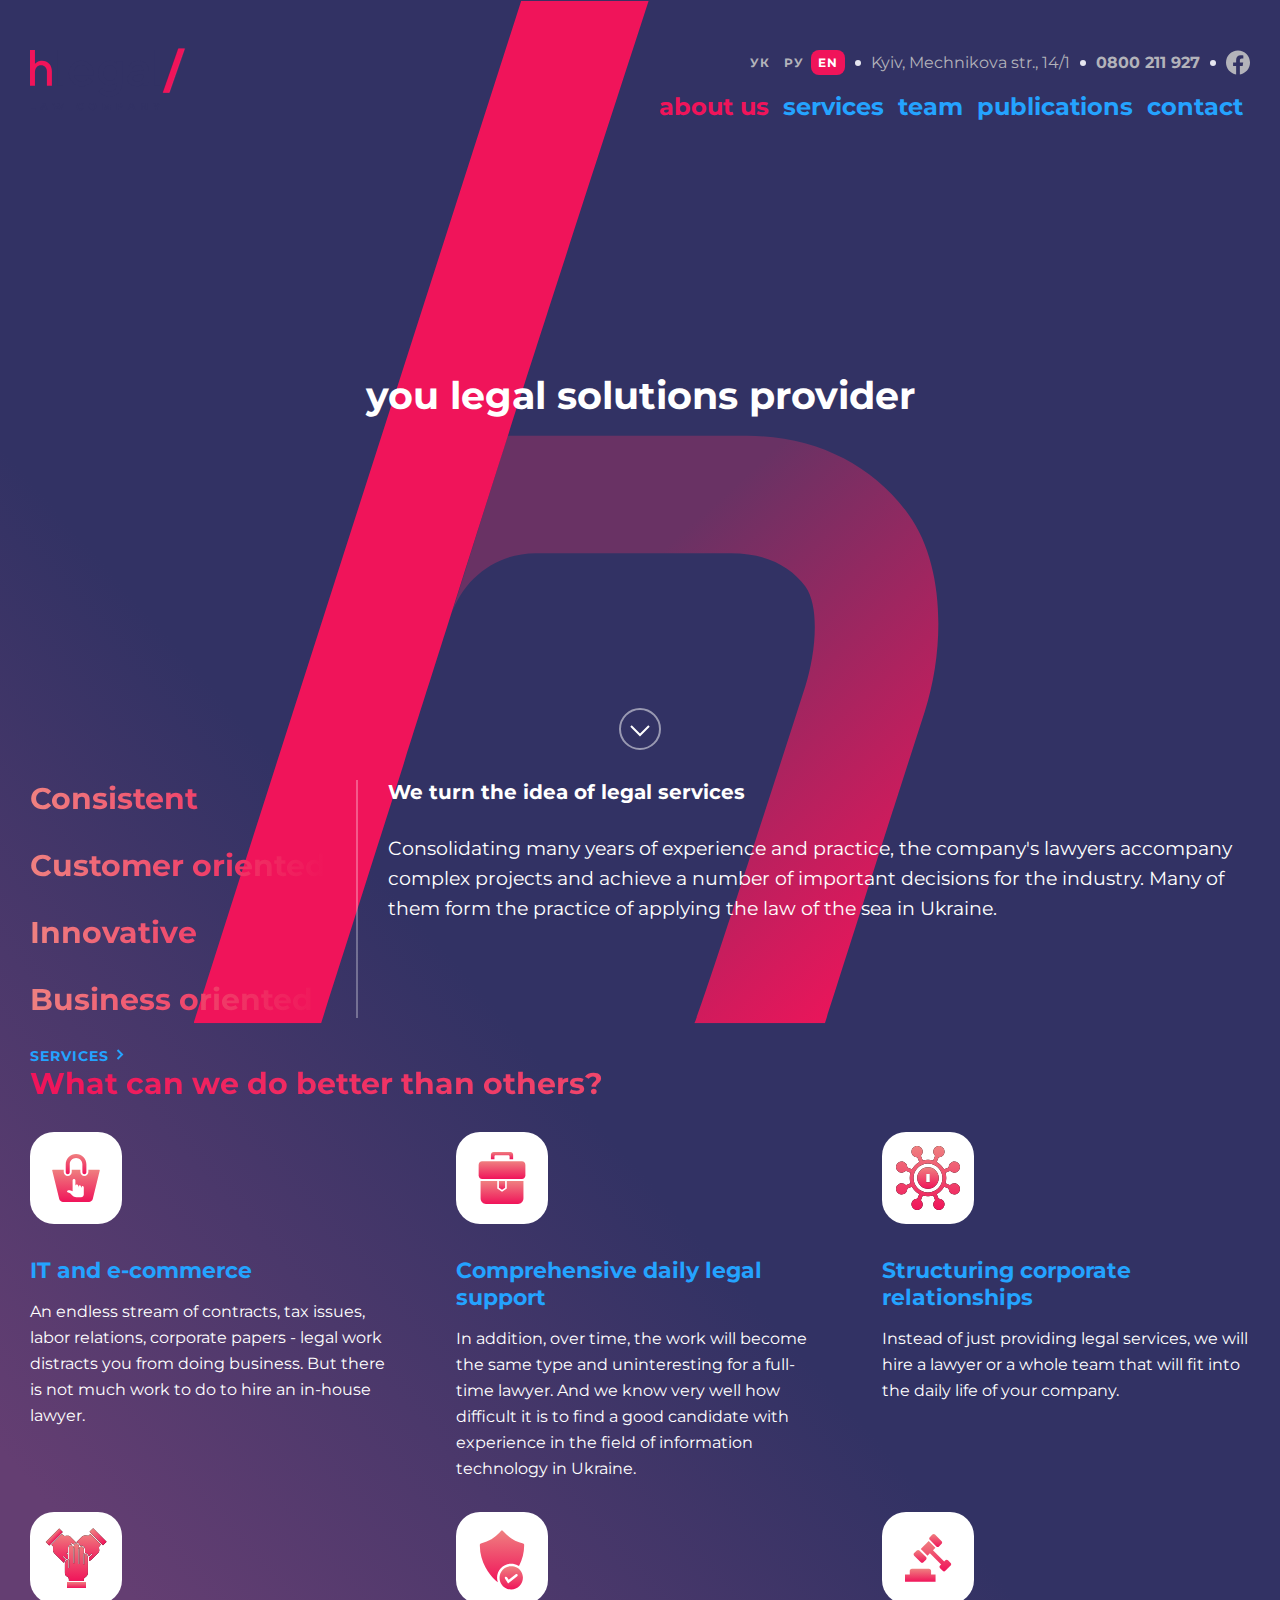
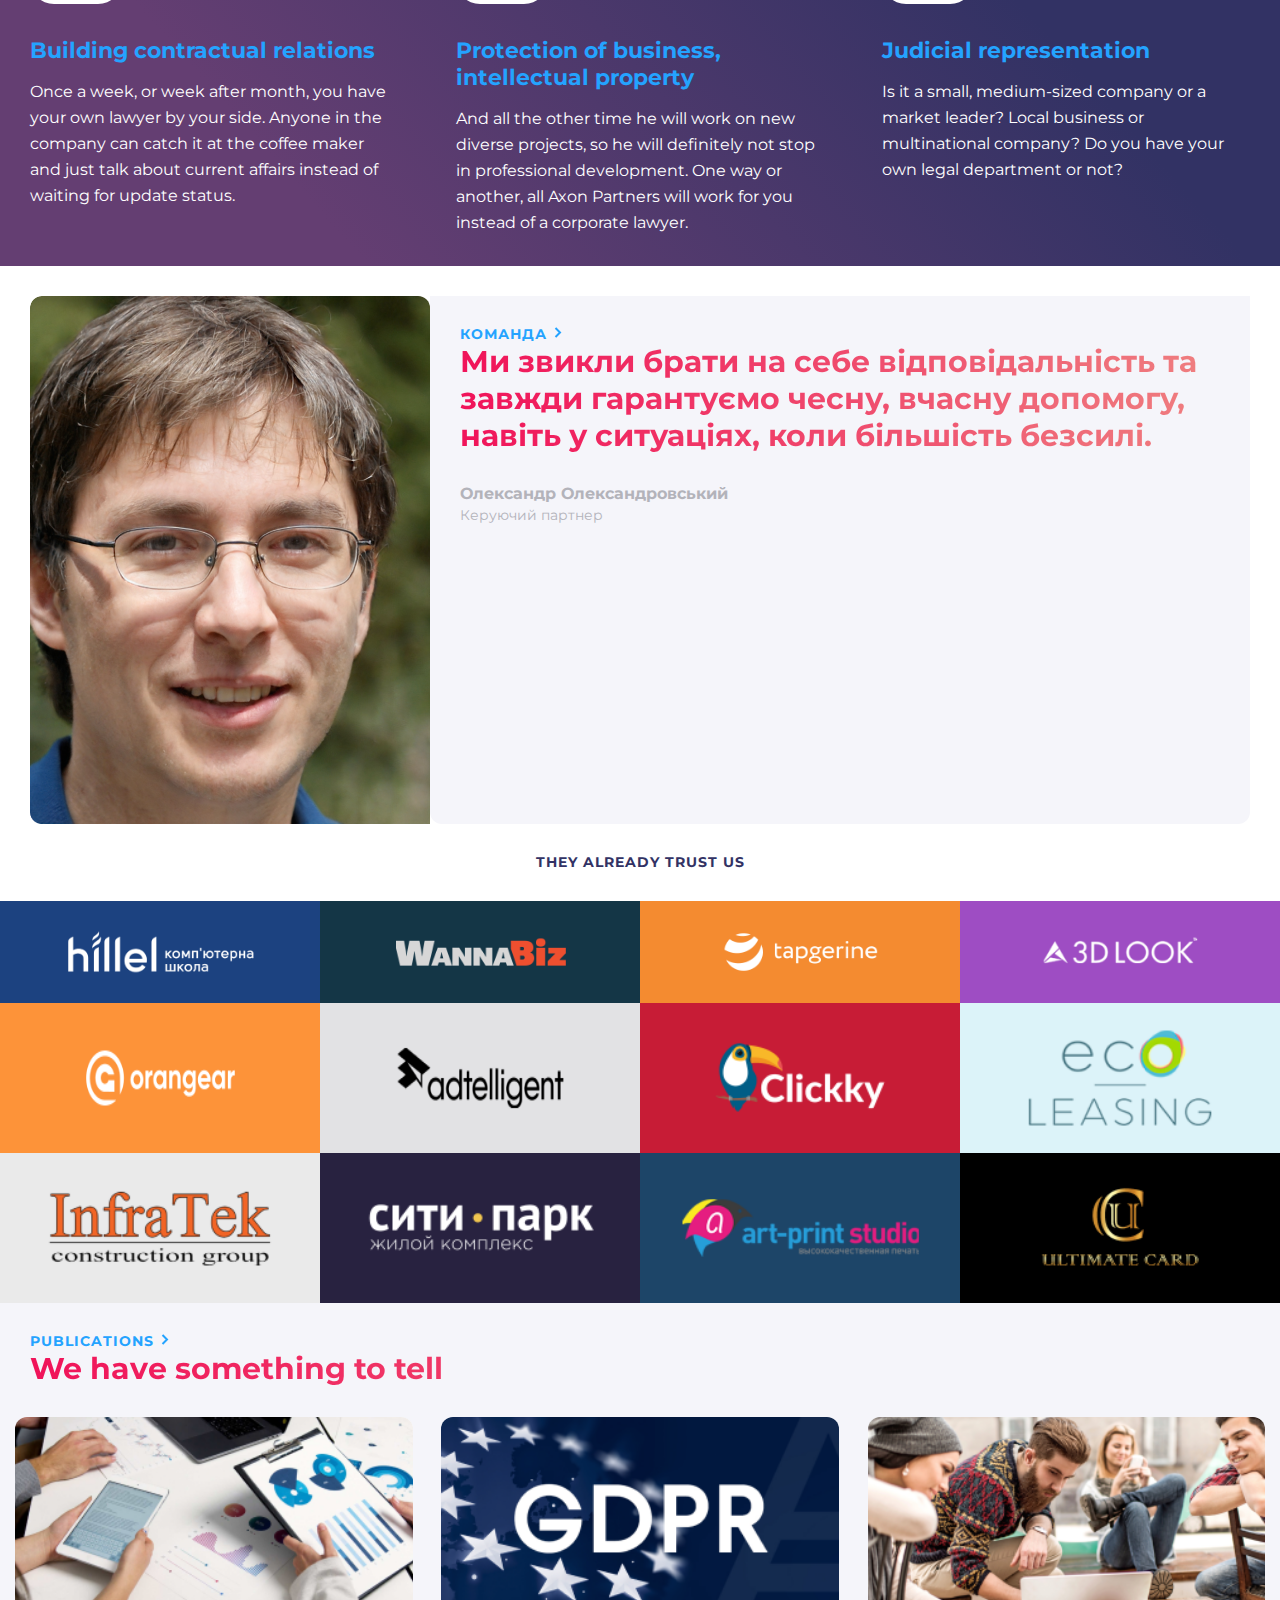
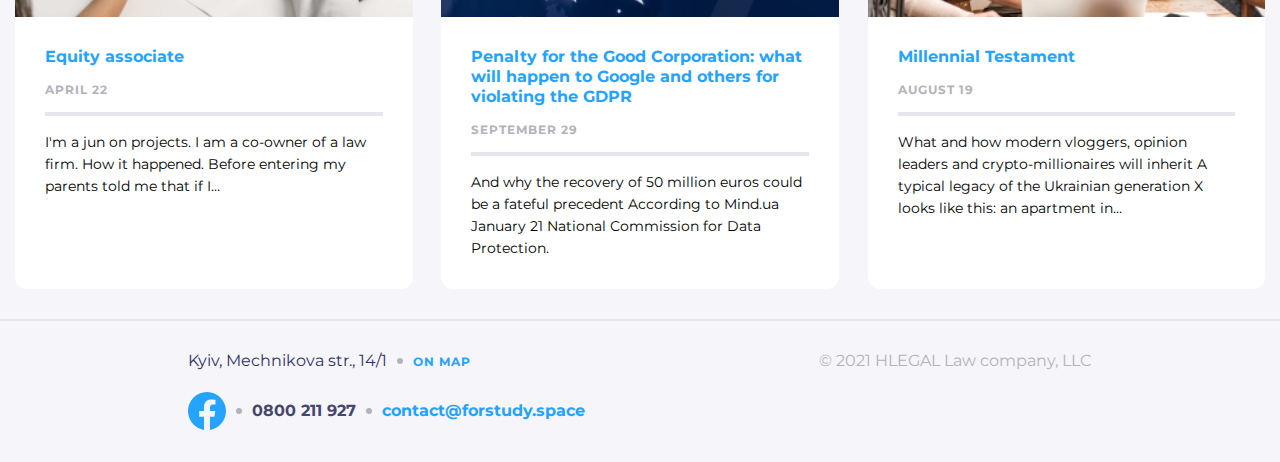
<file: app/index.html>
<!DOCTYPE html>
<html lang="en">
<head>
    <meta charset="UTF-8">
    <meta http-equiv="X-UA-Compatible" content="IE=edge">
    <meta name="viewport" content="width=device-width, initial-scale=1.0">
    <link rel="preload" href="fonts/montserrat-v25-cyrillic-regular.woff2" as="font" type="font/woff2" crossorigin="anonymous">
    <link rel="preload" href="fonts/montserrat-v25-cyrillic-700.woff2" as="font" type="font/woff2" crossorigin="anonymous">
    <link rel="stylesheet" href="css/style.css">
    <title>Document</title>
</head>
<body class="body">

<div class="gradient">
    <div class="container">
        <header class="header">
            <div class="lang dota dota-2">
                <div class="lang-choose">
                    <a href="#">ук</a>
                    <a href="#">ру</a>
                    <a class="active" href="#">en</a>
                </div>
                <div class="adress">
                    Kyiv, Mechnikova str., 14/1
                </div>
                <a class="phone" href="tel:0800211927">0800 211 927</a>
                <a class="fb" href="#">
                    <img src="img/fb.svg" width="24" height="25" alt="fb">
                </a>
            </div>
            <div class="logo">
                <a href="#">
                    <img src="img/logo.svg" width="130" height="61" alt="logo">
                </a>
                <div class="paragraph">about us</div>
            </div>
            <nav class="menu">
                <button type="button" class="menu-btn"></button>
                <div class="menu-box">
                    <ul class="list">
                        <li><a class="active" href="#">about us</a></li>
                        <li><a href="#">services</a></li>
                        <li><a href="#">team</a></li>
                        <li><a href="#">publications</a></li>
                        <li><a href="#">contact</a></li>
                    </ul>
                </div>
            </nav>
        </header>
    </div>

    <div class="container">
        <h2 class="title-white">you legal solutions provider</h2>
        <div class="scroll">
            <img src="img/scroll.svg" width="42" height="42" alt="scroll">
        </div>
        <div class="consistent">
            <div class="consistent__list">
                <h2 class="list-white">Consistent</h2>
                <h2 class="list-white">Customer oriented</h2>
                <h2 class="list-white">Innovative</h2>
                <h2 class="list-white">Business oriented</h2>
            </div>
            <div class="line"></div>
            <div class="consistent__script">
                <h2 class="turn">We turn the idea of legal services</h2>
                <p class="turn-p">Consolidating many years of experience and practice, the company's lawyers accompany complex projects and achieve a number of important decisions for the industry. Many of them form the practice of applying the law of the sea in Ukraine.</p>
            </div>
        </div>
     
        <div class="what">
            <a href="#" class="title-blue">
                Services
                <img src="img/arrow.svg" width="12" height="13" alt="arrow">
            </a>
            <h2 class="title-pink">What can we do better than others?</h2>
            <div class="cards">
                <article class="cards__one">
                    <img src="img/icon_1.svg" width="92" height="92" alt="icon">
                    <h2 class="head-blue">IT and e-commerce</h2>
                    <p class="p-blue">An endless stream of contracts, tax issues, labor relations, corporate papers - legal work distracts you from doing business. But there is not much work to do to hire an in-house lawyer.</p>
                </article>
                <article class="cards__one">
                    <img src="img/icon_2.svg" width="92" height="92" alt="icon">
                    <h2 class="head-blue">Comprehensive daily legal support</h2>
                    <p class="p-blue">In addition, over time, the work will become the same type and uninteresting for a full-time lawyer. And we know very well how difficult it is to find a good candidate with experience in the field of information technology in Ukraine.</p>
                </article>
                <article class="cards__one">
                    <img src="img/icon_3.svg" width="92" height="92" alt="icon">
                    <h2 class="head-blue">Structuring corporate relationships</h2>
                    <p class="p-blue">Instead of just providing legal services, we will hire a lawyer or a whole team that will fit into the daily life of your company.</p>
                </article>
                <article class="cards__one">
                    <img src="img/icon_4.svg" width="92" height="92" alt="icon">
                    <h2 class="head-blue">Building contractual relations</h2>
                    <p class="p-blue">Once a week, or week after month, you have your own lawyer by your side. Anyone in the company can catch it at the coffee maker and just talk about current affairs instead of waiting for update status.</p>
                </article>
                <article class="cards__one">
                    <img src="img/icon_5.svg" width="92" height="92" alt="icon">
                    <h2 class="head-blue">Protection of business, intellectual property</h2>
                    <p class="p-blue">And all the other time he will work on new diverse projects, so he will definitely not stop in professional development. One way or another, all Axon Partners will work for you instead of a corporate lawyer.</p>
                </article>
                <article class="cards__one">
                    <img src="img/icon_6.svg" width="92" height="92" alt="icon">
                    <h2 class="head-blue">Judicial representation</h2>
                    <p class="p-blue">Is it a small, medium-sized company or a market leader? Local business or multinational company? Do you have your own legal department or not?</p>
                </article>
            </div>
        </div>
    </div>
</div>
    <div class="man container">
        <div class="man__pic"></div>
        <div class="man__text">
            <a href="#" class="title-blue">
                команда
                <img src="img/arrow.svg" width="12" height="13" alt="arrow">
            </a>
            <p class="title-pink">Ми звикли брати на себе відповідальність та завжди гарантуємо чесну, вчасну допомогу, навіть у ситуаціях, коли більшість безсилі.</p>
            <p class="title-name">Олександр Олександровський</p>
            <p class="position-name">Керуючий партнер</p>
        </div>    
    </div>

    <div class="adverts">
        <p class="trust">They already trust us</p>
        <div class="pics-wrap">
            <img class="trust-pics" src="img/hillel.png" alt="ad">
            <img class="trust-pics" src="img/wanna.png" alt="ad">
            <img class="trust-pics" src="img/tapgerine.png" alt="ad">
            <img class="trust-pics" src="img/3Dlook.png" alt="ad">
            <img class="trust-pics" src="img/orange.png" alt="ad">
            <img class="trust-pics" src="img/adtell.png" alt="ad">
            <img class="trust-pics trust-pics-hidden" src="img/click.png" alt="ad">
            <img class="trust-pics trust-pics-hidden" src="img/leasing.png" alt="ad">
            <img class="trust-pics trust-pics-hidden" src="img/infra.png" alt="ad">
            <img class="trust-pics trust-pics-hidden" src="img/city.png" alt="ad">
            <img class="trust-pics trust-pics-hidden" src="img/art.png" alt="ad">
            <img class="trust-pics trust-pics-hidden" src="img/ultimate.png" alt="ad">
        </div>
    </div>

    <div class="publications continer">
        <a href="#" class="title-blue">
            Publications
            <img src="img/arrow.svg" width="12" height="13" alt="arrow">
        </a>
        <h2 class="title-pink">We have something to tell</h2>
        <article class="publications-card">
            <div class="publications-card__one">
                <div class="card__img card__img-ass"></div>
                <p class="p-title">Equity associate</p>
                <p class="p-date">April 22</p>
                <p class="p-description">I'm a jun on projects. I am a co-owner of a law firm. How it happened. Before entering my parents told me that if I…</p>
            </div>
            <div class="publications-card__one">
                <div class="card__img card__img-gd"></div>
                <p class="p-title">Penalty for the Good Corporation: what will happen to Google and others for violating the GDPR</p>
                <p class="p-date">September 29</p>
                <p class="p-description">And why the recovery of 50 million euros could be a fateful precedent According to Mind.ua January 21 National Commission for Data Protection.</p>
            </div>
            <div class="millenial publications-card__one">
                <div class="card__img card__img-mill"></div>
                <p class="p-title">Millennial Testament</p>
                <p class="p-date">August 19</p>
                <p class="p-description">What and how modern vloggers, opinion leaders and crypto-millionaires will inherit A typical legacy of the Ukrainian generation X looks like this: an apartment in…</p>
            </div>
        </article>
    </div>


<footer class="footer backgroung-main container">
    <div class="contacts">
        <div class="contacts__one dota">
            <div class="adress adress-footer">Kyiv, Mechnikova str., 14/1</div>
            <div><a class="map" href="#">On map</a></div>
        </div>
        <div class="contacts__two dota">
            <a class="fb" href="#">
                <img src="img/fb-footer.svg" width="38" height="38" alt="fb">
            </a>
            <a class="phone phone-footer" href="tel:0800211927">0800 211 927</a>
            <a class="mailto" href="mailto:contact@forstudy.space">contact@forstudy.space</a>
        </div>
        <div class="contacts__three">
            <p class="copyright">© 2021 HLEGAL Law company, LLC</p>
        </div>
    </div>
</footer>

</body>
</html>
</file>
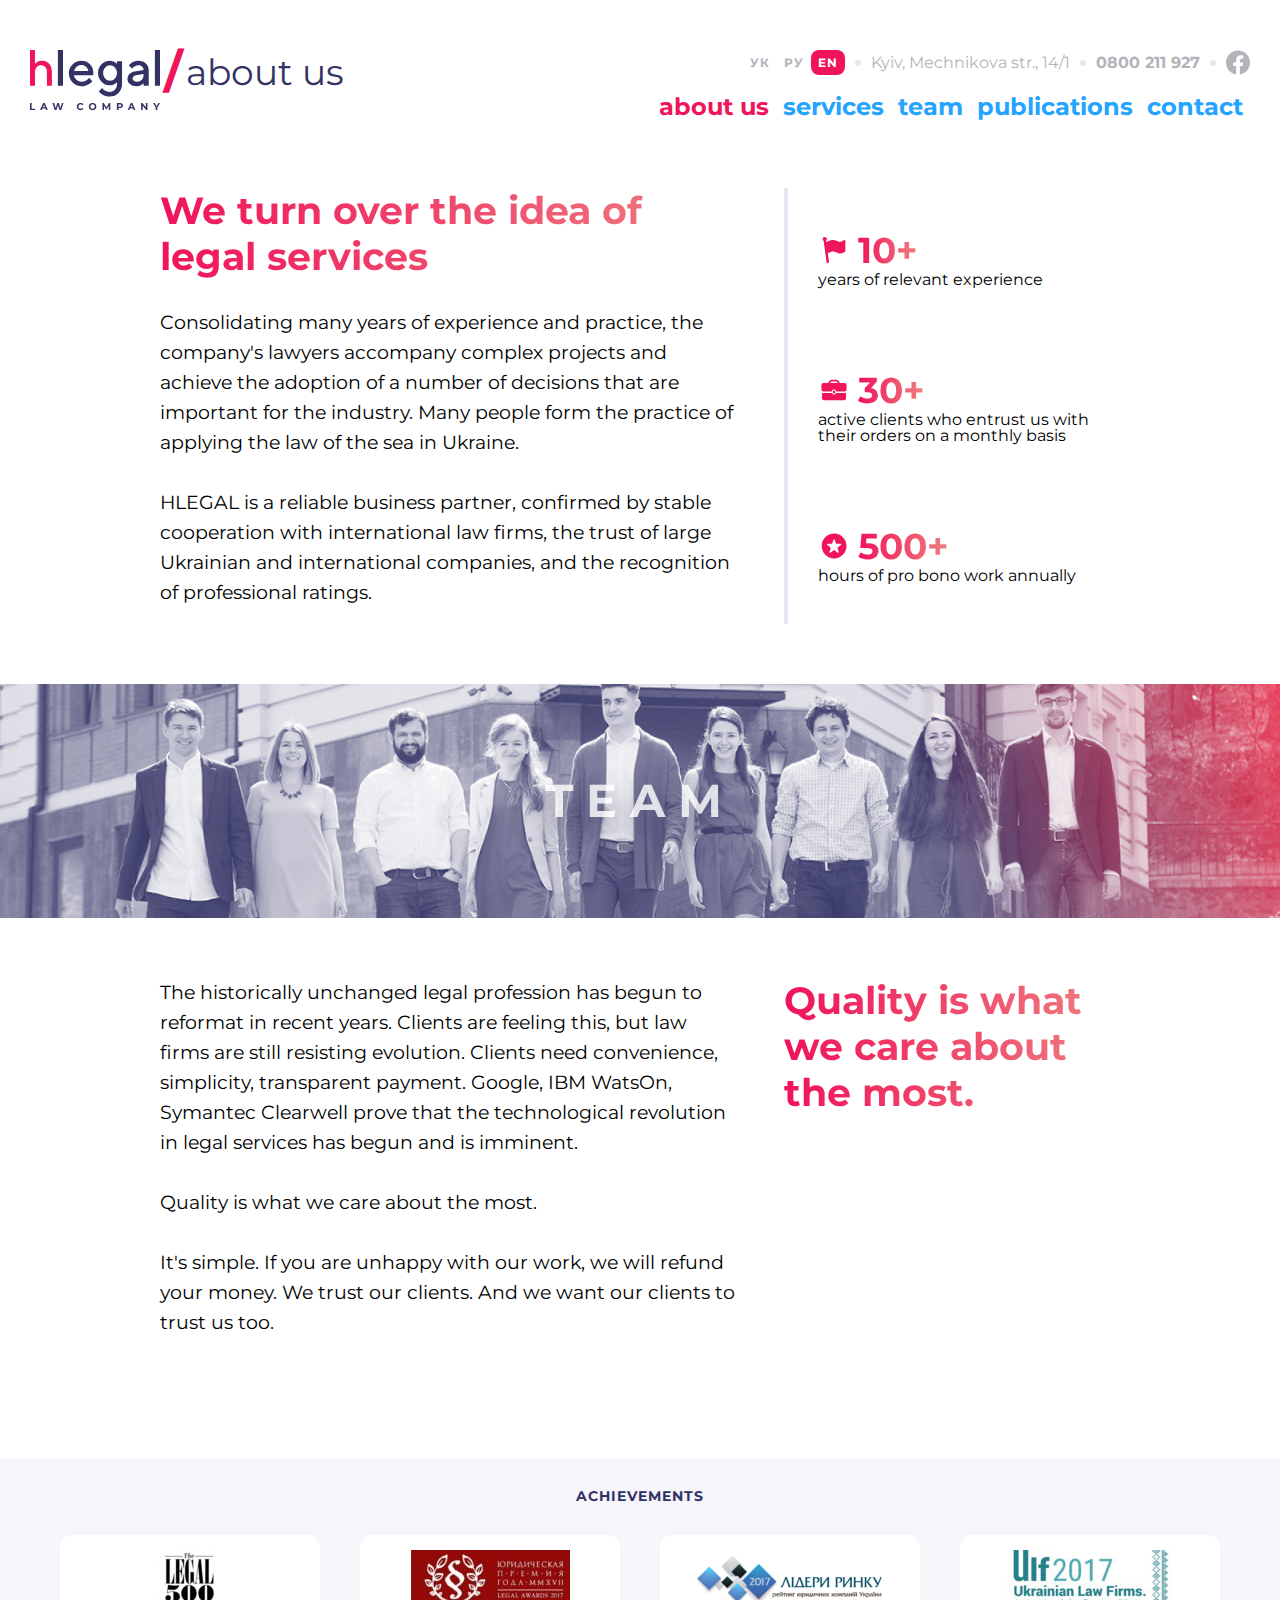
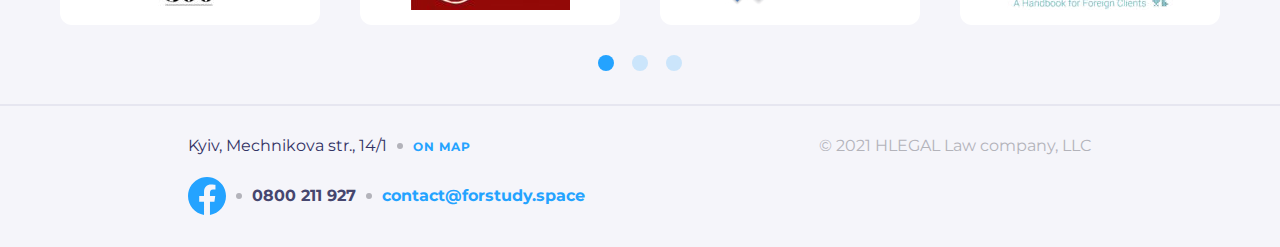
<file: app/about.html>
<!DOCTYPE html>
<html lang="en">
<head>
    <meta charset="UTF-8">
    <meta http-equiv="X-UA-Compatible" content="IE=edge">
    <meta name="viewport" content="width=device-width, initial-scale=1.0">
    <link rel="preload" href="fonts/montserrat-v25-cyrillic-regular.woff2" as="font" type="font/woff2" crossorigin="anonymous">
    <link rel="preload" href="fonts/montserrat-v25-cyrillic-700.woff2" as="font" type="font/woff2" crossorigin="anonymous">
    <link rel="stylesheet" href="css/style.css">
    <title>Document</title>
</head>
<body class="body">

<div class="container">
    <header class="header">
        <div class="lang dota dota-2">
            <div class="lang-choose">
                <a href="#">ук</a>
                <a href="#">ру</a>
                <a class="active" href="#">en</a>
            </div>
            <div class="adress">
                Kyiv, Mechnikova str., 14/1
            </div>
            <a class="phone" href="tel:0800211927">0800 211 927</a>
            <a class="fb" href="#">
                <img src="img/fb.svg" width="24" height="25" alt="fb">
            </a>
        </div>
        <div class="logo">
            <a href="#">
                <img src="img/logo.svg" width="130" height="61" alt="logo">
            </a>
            <div class="paragraph">about us</div>
        </div>
        <nav class="menu">
            <button type="button" class="menu-btn"></button>
            <div class="menu-box">
                <ul class="list">
                    <li><a class="active" href="#">about us</a></li>
                    <li><a href="#">services</a></li>
                    <li><a href="#">team</a></li>
                    <li><a href="#">publications</a></li>
                    <li><a href="#">contact</a></li>
                </ul>
            </div>
        </nav>
    </header>
</div>

<main class="main-about">
    <article class="section-one container_small">
        <div class="section-one__text">
            <div class="section-one__text-headline">
                <h2 class="title">We turn over the idea of legal services</h2>
            </div>
            <div class="section-one__text-line">
                <p>Consolidating many years of experience and practice, the company's lawyers accompany complex projects and achieve the adoption of a number of decisions that are important for the industry. Many people form the practice of applying the law of the sea in Ukraine.<br><br>HLEGAL is a reliable business partner, confirmed by stable cooperation with international law firms, the trust of large Ukrainian and international companies, and the recognition of professional ratings.</p>
            </div>
        </div>
        <div class="section-one__figures">
            <div class="section-one__figures-box">
                <img src="img/experience.svg" width="32" height="32" alt="experience">
                <p class="section-one__figures_pink">10+</p>
            </div>
            <p>years of relevant experience</p>
            <div class="section-one__figures-box">
                <img src="img/clients.svg" width="32" height="32" alt="clients">
                <p class="section-one__figures_pink">30+</p>
            </div>                    
                <p>active clients who entrust us with their orders on a monthly basis</p>
            <div class="section-one__figures-box">
                <img src="img/probono.svg" width="32" height="32" alt="probono">
                <p class="section-one__figures_pink">500+</p>
            </div>                    
                <p>hours of pro bono work annually</p>
        </div>
    </article>
    <div class="team picture"><p>Team</p></div>
    <article class="section-two container_small">
        <div class="section-two__text">
        <p>The historically unchanged legal profession has begun to reformat in recent years. Clients are feeling this, but law firms are still resisting evolution. Clients need convenience, simplicity, transparent payment. Google, IBM WatsOn, Symantec Clearwell prove that the technological revolution in legal services has begun and is imminent.
            <br><br>Quality is what we care about the most.
            <br><br>It's simple. If you are unhappy with our work, we will refund your money. We trust our clients. And we want our clients to trust us too.</p>
        </div>
        <div class="section-two__headline">
        <h2 class="title">Quality is what we care about the most.</h2>
        </div>
    </article>
    <div class="achieve backgroung-main">
        <p class="achieve__text">achievements</p>
        <div class="achieve__block">
            <div class="achieve__block-one">
                <img class="pic" src="img/achievment-1.jpg" alt="one">
            </div>
            <div class="achieve__block-one">
                <img class="pic" src="img/achievment-2.jpg" alt="two">
            </div>
            <div class="achieve__block-one">
                <img class="pic" src="img/achievment-3.jpg" alt="three">
            </div>
            <div class="achieve__block-one">
                <img class="pic" src="img/achievment-4.jpg" alt="four">
            </div>
        </div>
        <div class="achieve__points">
            <div class="point active"></div>
            <div class="point"></div>
            <div class="point"></div>
            <div class="point hidden"></div>
            <div class="point hidden"></div>
            <div class="point hidden"></div>
        </div>
    </div>
</main>

<div class="backgroung-main">
    <footer class="footer container">
        <div class="contacts">
            <div class="contacts__one dota">
                <div class="adress adress-footer">Kyiv, Mechnikova str., 14/1</div>
                <div><a class="map" href="#">On map</a></div>
            </div>
            <div class="contacts__two dota">
                <a class="fb" href="#">
                    <img src="img/fb-footer.svg" width="38" height="38" alt="fb">
                </a>
                <a class="phone phone-footer" href="tel:0800211927">0800 211 927</a>
                <a class="mailto" href="mailto:contact@forstudy.space">contact@forstudy.space</a>
            </div>
            <div class="contacts__three">
                <p class="copyright">© 2021 HLEGAL Law company, LLC</p>
            </div>
        </div>
    </footer>
</div>

</body>
</html>
</file>
<file: app/css/style.css>
/*! normalize.css v8.0.1 | MIT License | github.com/necolas/normalize.css */
/* Document
   ========================================================================== */
/**
 * 1. Correct the line height in all browsers.
 * 2. Prevent adjustments of font size after orientation changes in iOS.
 */
html {
  line-height: 1.15;
  /* 1 */
  -webkit-text-size-adjust: 100%;
  /* 2 */
}

/* Sections
     ========================================================================== */
/**
   * Remove the margin in all browsers.
   */
body {
  margin: 0;
}

/**
   * Render the `main` element consistently in IE.
   */
main {
  display: block;
}

/**
   * Correct the font size and margin on `h1` elements within `section` and
   * `article` contexts in Chrome, Firefox, and Safari.
   */
h1 {
  font-size: 2em;
  margin: 0.67em 0;
}

/* Grouping content
     ========================================================================== */
/**
   * 1. Add the correct box sizing in Firefox.
   * 2. Show the overflow in Edge and IE.
   */
hr {
  -webkit-box-sizing: content-box;
          box-sizing: content-box;
  /* 1 */
  height: 0;
  /* 1 */
  overflow: visible;
  /* 2 */
}

/**
   * 1. Correct the inheritance and scaling of font size in all browsers.
   * 2. Correct the odd `em` font sizing in all browsers.
   */
pre {
  font-family: monospace, monospace;
  /* 1 */
  font-size: 1em;
  /* 2 */
}

/* Text-level semantics
     ========================================================================== */
/**
   * Remove the gray background on active links in IE 10.
   */
a {
  background-color: transparent;
}

/**
   * 1. Remove the bottom border in Chrome 57-
   * 2. Add the correct text decoration in Chrome, Edge, IE, Opera, and Safari.
   */
abbr[title] {
  border-bottom: none;
  /* 1 */
  text-decoration: underline;
  /* 2 */
  -webkit-text-decoration: underline dotted;
          text-decoration: underline dotted;
  /* 2 */
}

/**
   * Add the correct font weight in Chrome, Edge, and Safari.
   */
b,
strong {
  font-weight: bolder;
}

/**
   * 1. Correct the inheritance and scaling of font size in all browsers.
   * 2. Correct the odd `em` font sizing in all browsers.
   */
code,
kbd,
samp {
  font-family: monospace, monospace;
  /* 1 */
  font-size: 1em;
  /* 2 */
}

/**
   * Add the correct font size in all browsers.
   */
small {
  font-size: 80%;
}

/**
   * Prevent `sub` and `sup` elements from affecting the line height in
   * all browsers.
   */
sub,
sup {
  font-size: 75%;
  line-height: 0;
  position: relative;
  vertical-align: baseline;
}

sub {
  bottom: -0.25em;
}

sup {
  top: -0.5em;
}

/* Embedded content
     ========================================================================== */
/**
   * Remove the border on images inside links in IE 10.
   */
img {
  border-style: none;
}

/* Forms
     ========================================================================== */
/**
   * 1. Change the font styles in all browsers.
   * 2. Remove the margin in Firefox and Safari.
   */
button,
input,
optgroup,
select,
textarea {
  font-family: inherit;
  /* 1 */
  font-size: 100%;
  /* 1 */
  line-height: 1.15;
  /* 1 */
  margin: 0;
  /* 2 */
}

/**
   * Show the overflow in IE.
   * 1. Show the overflow in Edge.
   */
button,
input {
  /* 1 */
  overflow: visible;
}

/**
   * Remove the inheritance of text transform in Edge, Firefox, and IE.
   * 1. Remove the inheritance of text transform in Firefox.
   */
button,
select {
  /* 1 */
  text-transform: none;
}

/**
   * Correct the inability to style clickable types in iOS and Safari.
   */
button,
[type="button"],
[type="reset"],
[type="submit"] {
  -webkit-appearance: button;
}

/**
   * Remove the inner border and padding in Firefox.
   */
button::-moz-focus-inner,
[type="button"]::-moz-focus-inner,
[type="reset"]::-moz-focus-inner,
[type="submit"]::-moz-focus-inner {
  border-style: none;
  padding: 0;
}

/**
   * Restore the focus styles unset by the previous rule.
   */
button:-moz-focusring,
[type="button"]:-moz-focusring,
[type="reset"]:-moz-focusring,
[type="submit"]:-moz-focusring {
  outline: 1px dotted ButtonText;
}

/**
   * Correct the padding in Firefox.
   */
fieldset {
  padding: 0.35em 0.75em 0.625em;
}

/**
   * 1. Correct the text wrapping in Edge and IE.
   * 2. Correct the color inheritance from `fieldset` elements in IE.
   * 3. Remove the padding so developers are not caught out when they zero out
   *    `fieldset` elements in all browsers.
   */
legend {
  -webkit-box-sizing: border-box;
          box-sizing: border-box;
  /* 1 */
  color: inherit;
  /* 2 */
  display: table;
  /* 1 */
  max-width: 100%;
  /* 1 */
  padding: 0;
  /* 3 */
  white-space: normal;
  /* 1 */
}

/**
   * Add the correct vertical alignment in Chrome, Firefox, and Opera.
   */
progress {
  vertical-align: baseline;
}

/**
   * Remove the default vertical scrollbar in IE 10+.
   */
textarea {
  overflow: auto;
}

/**
   * 1. Add the correct box sizing in IE 10.
   * 2. Remove the padding in IE 10.
   */
[type="checkbox"],
[type="radio"] {
  -webkit-box-sizing: border-box;
          box-sizing: border-box;
  /* 1 */
  padding: 0;
  /* 2 */
}

/**
   * Correct the cursor style of increment and decrement buttons in Chrome.
   */
[type="number"]::-webkit-inner-spin-button,
[type="number"]::-webkit-outer-spin-button {
  height: auto;
}

/**
   * 1. Correct the odd appearance in Chrome and Safari.
   * 2. Correct the outline style in Safari.
   */
[type="search"] {
  -webkit-appearance: textfield;
  /* 1 */
  outline-offset: -2px;
  /* 2 */
}

/**
   * Remove the inner padding in Chrome and Safari on macOS.
   */
[type="search"]::-webkit-search-decoration {
  -webkit-appearance: none;
}

/**
   * 1. Correct the inability to style clickable types in iOS and Safari.
   * 2. Change font properties to `inherit` in Safari.
   */
::-webkit-file-upload-button {
  -webkit-appearance: button;
  /* 1 */
  font: inherit;
  /* 2 */
}

/* Interactive
     ========================================================================== */
/*
   * Add the correct display in Edge, IE 10+, and Firefox.
   */
details {
  display: block;
}

/*
   * Add the correct display in all browsers.
   */
summary {
  display: list-item;
}

/* Misc
     ========================================================================== */
/**
   * Add the correct display in IE 10+.
   */
template {
  display: none;
}

/**
   * Add the correct display in IE 10.
   */
[hidden] {
  display: none;
}

/* http://meyerweb.com/eric/tools/css/reset/ 
   v2.0 | 20110126
   License: none (public domain)
*/
html, body, div, span, applet, object, iframe,
h1, h2, h3, h4, h5, h6, p, blockquote, pre,
a, abbr, acronym, address, big, cite, code,
del, dfn, em, img, ins, kbd, q, s, samp,
small, strike, strong, sub, sup, tt, var,
b, u, i, center,
dl, dt, dd, ol, ul, li,
fieldset, form, label, legend,
table, caption, tbody, tfoot, thead, tr, th, td,
article, aside, canvas, details, embed,
figure, figcaption, footer, header, hgroup,
menu, nav, output, ruby, section, summary,
time, mark, audio, video {
  margin: 0;
  padding: 0;
  border: 0;
  font-size: 100%;
  font: inherit;
  vertical-align: baseline;
}

/* HTML5 display-role reset for older browsers */
article, aside, details, figcaption, figure,
footer, header, hgroup, menu, nav, section {
  display: block;
}

body {
  line-height: 1;
}

ol, ul {
  list-style: none;
}

blockquote, q {
  quotes: none;
}

blockquote:before, blockquote:after,
q:before, q:after {
  content: '';
  content: none;
}

table {
  border-collapse: collapse;
  border-spacing: 0;
}

/* montserrat-regular - cyrillic */
@font-face {
  font-family: 'Montserrat';
  font-style: normal;
  font-weight: 400;
  src: url("../fonts/montserrat-v25-cyrillic-regular.woff2") format("woff2"), url("../fonts/montserrat-v25-cyrillic-regular.woff") format("woff");
}

/* montserrat-700 - cyrillic */
@font-face {
  font-family: 'Montserrat';
  font-style: normal;
  font-weight: 700;
  src: url("../fonts/montserrat-v25-cyrillic-700.woff2") format("woff2"), url("../fonts/montserrat-v25-cyrillic-700.woff") format("woff");
}

* {
  -webkit-box-sizing: border-box;
          box-sizing: border-box;
  margin: 0;
}

.body {
  font-family: 'Montserrat', 'Times New Roman', sans-serif;
  font-style: normal;
  font-weight: 400;
  min-width: 375px;
}

.container {
  max-width: 1380px;
  min-width: 375px;
  margin: 0 auto;
  padding: 0 30px;
}

.container_small {
  max-width: 1080px;
  min-width: 375px;
  margin: 0 auto;
  padding: 0 30px;
}

.img-responsive {
  max-width: 100%;
  height: auto;
}

.visually-hidden {
  position: absolute;
  width: 1px;
  height: 1px;
  margin: -1px;
  border: 0;
  padding: 0;
  clip: rect(0 0 0 0);
  overflow: hidden;
}

.a {
  text-decoration: none;
}

.a:hover {
  color: #0085FF;
}

.picture {
  background-image: url(../img/team.png);
}

.backgroung-main {
  background-color: #F5F5FA;
}

@media (min-width: 768px) {
  .dota > :nth-child(n) {
    display: -webkit-box;
    display: -ms-flexbox;
    display: flex;
    -webkit-box-align: center;
        -ms-flex-align: center;
            align-items: center;
  }
  .dota > :nth-child(n)::after {
    content: '';
    background-color: #B3B3BA;
    width: 6px;
    height: 6px;
    border-radius: 50%;
    display: inline-block;
    margin: 0 10px;
  }
  .dota > :nth-last-child(1)::after {
    content: none;
  }
  .dota.dota-2 > :nth-child(n)::after {
    background-color: #E6E6F0;
  }
}

.title-blue {
  font-weight: 700;
  font-size: 14px;
  line-height: 17px;
  letter-spacing: 1px;
  text-decoration: none;
  text-transform: uppercase;
  color: #24A3FF;
  margin-bottom: 10px;
  -webkit-transition: 250ms;
  transition: 250ms;
}

.title-blue:hover {
  color: #F0145A;
}

.title-pink {
  font-weight: 700;
  font-size: 30px;
  line-height: 37px;
  background: linear-gradient(90.13deg, #F0145A 0.84%, #EF8080 99.96%);
  -webkit-background-clip: text;
  -webkit-text-fill-color: transparent;
}

.header {
  display: grid;
  grid-template-columns: 1fr -webkit-min-content;
  grid-template-columns: 1fr min-content;
  grid-template-rows: -webkit-min-content -webkit-min-content;
  grid-template-rows: min-content min-content;
}

.lang {
  grid-column: span 2;
  display: -webkit-box;
  display: -ms-flexbox;
  display: flex;
  -webkit-box-pack: justify;
      -ms-flex-pack: justify;
          justify-content: space-between;
  -webkit-box-align: center;
      -ms-flex-align: center;
          align-items: center;
  padding-top: 10px;
  padding-bottom: 10px;
}

.lang-choose {
  display: -webkit-box;
  display: -ms-flexbox;
  display: flex;
  -webkit-box-align: center;
      -ms-flex-align: center;
          align-items: center;
}

.lang-choose a {
  font-weight: 700;
  font-size: 12px;
  line-height: 15px;
  text-align: center;
  letter-spacing: 1px;
  color: #B3B3BA;
  border-radius: 8px;
  padding: 5px 7px;
  text-decoration: none;
  text-transform: uppercase;
}

.lang-choose a:hover {
  background: #F5F5FA;
}

.lang-choose a.active {
  background: #F0145A;
  color: #FFFFFF;
}

.adress,
.fb {
  display: none;
}

.phone {
  font-weight: 700;
  font-size: 16px;
  line-height: 20px;
  text-align: right;
  color: #B3B3BA;
  text-decoration: none;
}

.logo {
  display: -webkit-box;
  display: -ms-flexbox;
  display: flex;
  -webkit-box-align: start;
      -ms-flex-align: start;
          align-items: flex-start;
  padding-top: 15px;
  padding-bottom: 10px;
}

.paragraph {
  font-size: 20px;
  line-height: 24px;
  color: #323264;
}

.paragraph::before {
  content: '/ ';
  color: #F0145A;
  font-size: 47px;
  font-weight: 700;
  padding-right: 4px;
  padding-left: 4px;
  display: inline-block;
  vertical-align: top;
}

.logo img {
  width: 69px;
  height: auto;
}

.menu-btn {
  cursor: pointer;
  border: none;
  background-color: transparent;
  background-image: url(../img/hamburger.svg);
  width: 32px;
  height: 32px;
}

.menu-box {
  background: #FFFFFF;
  border-radius: 12px 12px 0px 0px;
  padding: 12px 12px 0 12px;
  width: 359px;
  position: absolute;
  right: 0;
  top: 93px;
}

.list {
  list-style: none;
  padding: 0;
}

.list li {
  margin-bottom: 15px;
}

.list a {
  display: block;
  background: #F5F5FA;
  border-radius: 12px;
  padding: 7px;
  font-weight: 700;
  font-size: 24px;
  line-height: 29px;
  text-align: center;
  color: #24A3FF;
  text-decoration: none;
}

.list a.active {
  color: #F0145A;
}

.list a:active {
  background: #E6E6F0;
}

@media (min-width: 768px) {
  .header {
    grid-template-columns: 1fr;
    grid-template-rows: repeat(3, -webkit-min-content);
    grid-template-rows: repeat(3, min-content);
  }
  .lang {
    grid-column: 1 / -1;
    -webkit-box-pack: start;
        -ms-flex-pack: start;
            justify-content: flex-start;
    padding-top: 50px;
  }
  .adress,
  .fb {
    display: block;
  }
  .adress {
    font-weight: 400;
    font-size: 16px;
    line-height: 20px;
    text-align: right;
    color: #B3B3BA;
  }
  .logo img {
    width: 130px;
  }
  .paragraph {
    font-size: 36px;
    line-height: 44px;
    color: #323264;
  }
  .menu-btn {
    display: none;
  }
  .menu-box {
    display: block;
    position: static;
    width: auto;
    padding: 0;
    border-radius: 0;
    background: transparent;
  }
  .menu-box .list {
    display: -webkit-box;
    display: -ms-flexbox;
    display: flex;
  }
  .list li {
    margin-bottom: 0;
  }
  .list a {
    background: none;
  }
  .list a:hover {
    text-decoration: underline;
  }
}

@media (min-width: 992px) {
  .header {
    grid-template-columns: auto 1fr;
    grid-template-rows: -webkit-min-content -webkit-min-content;
    grid-template-rows: min-content min-content;
  }
  .logo {
    grid-row: 1 / -1;
    padding-top: 50px;
  }
  .lang {
    grid-row: 1 / 2;
    grid-column: 2 / -1;
    -webkit-box-pack: end;
        -ms-flex-pack: end;
            justify-content: flex-end;
  }
  .menu {
    justify-self: end;
  }
}

.section-one {
  display: -webkit-box;
  display: -ms-flexbox;
  display: flex;
  -webkit-box-orient: vertical;
  -webkit-box-direction: normal;
      -ms-flex-direction: column;
          flex-direction: column;
  -webkit-box-align: start;
      -ms-flex-align: start;
          align-items: flex-start;
  padding: 30px;
}

.section-one__text {
  display: -webkit-box;
  display: -ms-flexbox;
  display: flex;
  -webkit-box-orient: vertical;
  -webkit-box-direction: normal;
      -ms-flex-direction: column;
          flex-direction: column;
  -webkit-box-align: start;
      -ms-flex-align: start;
          align-items: flex-start;
  padding: 0px;
  gap: 28px;
  margin-right: 30px;
}

.section-one__text p {
  font-weight: 400;
  font-size: 19px;
  line-height: 30px;
  color: #000000;
}

.section-one__figures {
  display: -webkit-box;
  display: -ms-flexbox;
  display: flex;
  -webkit-box-orient: vertical;
  -webkit-box-direction: normal;
      -ms-flex-direction: column;
          flex-direction: column;
  -webkit-box-align: start;
      -ms-flex-align: start;
          align-items: flex-start;
  border-left: 4px solid #E6E6F0;
  padding-left: 30px;
}

.section-one__figures-box {
  display: -webkit-box;
  display: -ms-flexbox;
  display: flex;
  -webkit-box-orient: horizontal;
  -webkit-box-direction: normal;
      -ms-flex-direction: row;
          flex-direction: row;
  -webkit-box-align: center;
      -ms-flex-align: center;
          align-items: center;
  margin-top: 40px;
}

.section-one__figures_pink {
  font-weight: 700;
  font-size: 36px;
  line-height: 44px;
  text-align: center;
  background: linear-gradient(90.13deg, #F0145A 0.84%, #EF8080 99.96%);
  -webkit-background-clip: text;
  -webkit-text-fill-color: transparent;
  margin-left: 8px;
}

.section-one__figures > :nth-child(2n) {
  margin-bottom: 40px;
}

.title {
  font-weight: 700;
  font-size: 30px;
  line-height: 37px;
  background: linear-gradient(90.13deg, #F0145A 0.84%, #EF8080 99.96%);
  -ms-flex-item-align: stretch;
      align-self: stretch;
  -webkit-background-clip: text;
  -webkit-text-fill-color: transparent;
}

.picture {
  width: auto;
  height: 114.06px;
  background-position: center;
  background-size: cover;
}

.team {
  position: relative;
}

.team p {
  font-weight: 700;
  font-size: 36px;
  line-height: 44px;
  text-align: center;
  letter-spacing: 13px;
  text-transform: uppercase;
  color: #FFFFFF;
  opacity: 0.8;
  text-shadow: 0px 15px 30px rgba(40, 40, 86, 0.8);
  position: absolute;
  top: 50%;
  left: 50%;
  -webkit-transform: translate(-50%, -50%);
          transform: translate(-50%, -50%);
}

.section-two {
  display: -webkit-box;
  display: -ms-flexbox;
  display: flex;
  -webkit-box-orient: vertical;
  -webkit-box-direction: normal;
      -ms-flex-direction: column;
          flex-direction: column;
  -webkit-box-align: start;
      -ms-flex-align: start;
          align-items: flex-start;
  padding: 30px;
  margin-bottom: 30px;
}

.section-two__text p {
  font-weight: 400;
  font-size: 19px;
  line-height: 30px;
  color: #000000;
  margin-bottom: 30px;
}

.achieve {
  padding: 30px 60px;
}

.achieve__text {
  font-weight: 700;
  font-size: 14px;
  line-height: 17px;
  text-align: center;
  letter-spacing: 1px;
  text-transform: uppercase;
  color: #323264;
  padding-bottom: 30px;
}

.achieve__block {
  margin-bottom: 30px;
}

.achieve__block-one {
  display: none;
  padding: 0px;
  background: #FFFFFF;
  border-radius: 12px;
}

.achieve__block > :nth-child(1) {
  display: -webkit-box;
  display: -ms-flexbox;
  display: flex;
  -webkit-box-pack: center;
      -ms-flex-pack: center;
          justify-content: center;
  -webkit-box-align: center;
      -ms-flex-align: center;
          align-items: center;
  width: 100%;
}

.achieve__points {
  margin: 0 auto;
  width: -webkit-fit-content;
  width: -moz-fit-content;
  width: fit-content;
}

.achieve__points .point {
  display: inline-block;
  margin: 0 7px;
  border-radius: 50%;
  width: 16px;
  height: 16px;
  background-color: #24A3FF;
  opacity: 0.2;
}

.achieve__points .point.active {
  opacity: 1;
}

@media (min-width: 768px) {
  .section-one {
    padding: 60px;
  }
  .section-one__text {
    display: -webkit-box;
    display: -ms-flexbox;
    display: flex;
    -webkit-box-orient: vertical;
    -webkit-box-direction: normal;
        -ms-flex-direction: column;
            flex-direction: column;
    -webkit-box-align: start;
        -ms-flex-align: start;
            align-items: flex-start;
    padding: 0px;
    width: 648px;
  }
  .picture {
    height: 233.6px;
  }
  .title {
    font-size: 38px;
    line-height: 46px;
  }
  .team {
    position: relative;
  }
  .team p {
    font-weight: 700;
    font-size: 46px;
    line-height: 56px;
    text-align: center;
    letter-spacing: 13px;
    text-transform: uppercase;
    color: #FFFFFF;
    opacity: 0.8;
    text-shadow: 0px 15px 30px rgba(40, 40, 86, 0.8);
    position: absolute;
  }
  .section-two {
    display: -webkit-box;
    display: -ms-flexbox;
    display: flex;
    -webkit-box-orient: vertical;
    -webkit-box-direction: normal;
        -ms-flex-direction: column;
            flex-direction: column;
    -webkit-box-align: start;
        -ms-flex-align: start;
            align-items: flex-start;
    padding: 60px;
  }
  .section-two__headline {
    width: 648px;
  }
  .achieve__block {
    display: -webkit-box;
    display: -ms-flexbox;
    display: flex;
    -webkit-box-orient: horizontal;
    -webkit-box-direction: normal;
        -ms-flex-direction: row;
            flex-direction: row;
    -webkit-box-pack: justify;
        -ms-flex-pack: justify;
            justify-content: space-between;
    -webkit-box-align: start;
        -ms-flex-align: start;
            align-items: flex-start;
    padding: 0px;
    width: 100%;
  }
  .achieve__block > :nth-child(n) {
    display: -webkit-box;
    display: -ms-flexbox;
    display: flex;
    -webkit-box-pack: center;
        -ms-flex-pack: center;
            justify-content: center;
    -webkit-box-align: center;
        -ms-flex-align: center;
            align-items: center;
    width: calc(25% - 30px);
    height: 90px;
    background: #FFFFFF;
    border-radius: 12px;
  }
  .achieve__block .pic {
    max-width: 100%;
  }
  .achieve__points .hidden {
    display: none;
  }
}

@media (min-width: 992px) {
  .section-one {
    -webkit-box-orient: horizontal;
    -webkit-box-direction: normal;
        -ms-flex-direction: row;
            flex-direction: row;
    -webkit-box-pack: justify;
        -ms-flex-pack: justify;
            justify-content: space-between;
    -webkit-box-align: start;
        -ms-flex-align: start;
            align-items: flex-start;
    padding: 60px;
  }
  .section-one__text {
    display: -webkit-box;
    display: -ms-flexbox;
    display: flex;
    -webkit-box-orient: vertical;
    -webkit-box-direction: normal;
        -ms-flex-direction: column;
            flex-direction: column;
    -webkit-box-align: start;
        -ms-flex-align: start;
            align-items: flex-start;
    padding: 0px;
    width: 60%;
  }
  .section-one__figures {
    width: 35%;
  }
  .section-two {
    display: -webkit-box;
    display: -ms-flexbox;
    display: flex;
    -webkit-box-orient: horizontal;
    -webkit-box-direction: normal;
        -ms-flex-direction: row;
            flex-direction: row;
    -webkit-box-align: start;
        -ms-flex-align: start;
            align-items: flex-start;
    -webkit-box-pack: justify;
        -ms-flex-pack: justify;
            justify-content: space-between;
    padding: 60px;
  }
  .section-two__text {
    width: 60%;
  }
  .section-two__headline {
    width: 35%;
  }
  .achieve {
    display: -webkit-box;
    display: -ms-flexbox;
    display: flex;
    -webkit-box-orient: vertical;
    -webkit-box-direction: normal;
        -ms-flex-direction: column;
            flex-direction: column;
    -webkit-box-align: center;
        -ms-flex-align: center;
            align-items: center;
    padding: 30px 60px;
  }
}

.footer {
  border-top: 2px solid #E6E6F0;
}

.contacts {
  display: -webkit-box;
  display: -ms-flexbox;
  display: flex;
  -webkit-box-orient: vertical;
  -webkit-box-direction: normal;
      -ms-flex-direction: column;
          flex-direction: column;
  -webkit-box-align: center;
      -ms-flex-align: center;
          align-items: center;
  margin: 0 30px;
  padding: 30px 0;
}

.contacts__one {
  margin-bottom: 21px;
  display: -webkit-box;
  display: -ms-flexbox;
  display: flex;
  -webkit-box-orient: vertical;
  -webkit-box-direction: normal;
      -ms-flex-direction: column;
          flex-direction: column;
  -webkit-box-align: center;
      -ms-flex-align: center;
          align-items: center;
}

.contacts__one .adress-footer {
  display: -webkit-box;
  display: -ms-flexbox;
  display: flex;
  color: #323264;
  margin-bottom: 10px;
}

.contacts__one .map {
  font-weight: 700;
  font-size: 12px;
  line-height: 15px;
  letter-spacing: 1px;
  text-transform: uppercase;
  text-decoration: none;
  color: #24A3FF;
  -ms-flex-item-align: center;
      align-self: center;
}

.contacts__two {
  margin-bottom: 30px;
  display: -webkit-box;
  display: -ms-flexbox;
  display: flex;
  -webkit-box-orient: vertical;
  -webkit-box-direction: normal;
      -ms-flex-direction: column;
          flex-direction: column;
  -webkit-box-align: center;
      -ms-flex-align: center;
          align-items: center;
}

.contacts__two .fb {
  display: block;
  margin-bottom: 10px;
}

.contacts__two .phone-footer {
  color: #46466E;
  margin-bottom: 10px;
}

.contacts__two .mailto {
  font-weight: 700;
  font-size: 16px;
  line-height: 20px;
  color: #24A3FF;
  text-decoration: none;
}

.contacts__three .copyright {
  font-size: 16px;
  line-height: 20px;
  color: #B3B3BA;
}

@media (min-width: 768px) {
  .contacts {
    display: -webkit-box;
    display: -ms-flexbox;
    display: flex;
    -webkit-box-orient: vertical;
    -webkit-box-direction: normal;
        -ms-flex-direction: column;
            flex-direction: column;
    -webkit-box-align: center;
        -ms-flex-align: center;
            align-items: center;
    margin: 0 auto;
  }
  .contacts__one {
    margin-bottom: 21px;
    display: -webkit-box;
    display: -ms-flexbox;
    display: flex;
    -webkit-box-orient: horizontal;
    -webkit-box-direction: normal;
        -ms-flex-direction: row;
            flex-direction: row;
    -webkit-box-pack: start;
        -ms-flex-pack: start;
            justify-content: flex-start;
    -webkit-box-align: baseline;
        -ms-flex-align: baseline;
            align-items: baseline;
  }
  .contacts__one .adress-footer {
    margin-bottom: 0;
  }
  .contacts__one .map {
    font-weight: 700;
    font-size: 12px;
    line-height: 15px;
    letter-spacing: 1px;
    text-transform: uppercase;
    text-decoration: none;
    color: #24A3FF;
  }
  .contacts__two {
    margin-bottom: 30px;
    display: -webkit-box;
    display: -ms-flexbox;
    display: flex;
    -webkit-box-orient: horizontal;
    -webkit-box-direction: normal;
        -ms-flex-direction: row;
            flex-direction: row;
    -webkit-box-pack: justify;
        -ms-flex-pack: justify;
            justify-content: space-between;
  }
  .contacts__two .fb {
    display: -webkit-box;
    display: -ms-flexbox;
    display: flex;
    margin: 0;
  }
  .contacts__two .phone-footer {
    margin: 0;
  }
  .contacts__two .mailto {
    font-weight: 700;
    font-size: 16px;
    line-height: 20px;
    color: #24A3FF;
    text-decoration: none;
  }
  __three .copyright {
    font-size: 16px;
    line-height: 20px;
    color: #B3B3BA;
  }
}

@media (min-width: 992px) {
  .contacts {
    display: -webkit-box;
    display: -ms-flexbox;
    display: flex;
    -webkit-box-orient: vertical;
    -webkit-box-direction: normal;
        -ms-flex-direction: column;
            flex-direction: column;
    -ms-flex-line-pack: justify;
        align-content: space-between;
    -webkit-box-align: start;
        -ms-flex-align: start;
            align-items: flex-start;
    -ms-flex-wrap: wrap;
        flex-wrap: wrap;
    height: 141px;
    width: 904px;
  }
  .contacts__one {
    display: -webkit-box;
    display: -ms-flexbox;
    display: flex;
    -webkit-box-orient: horizontal;
    -webkit-box-direction: normal;
        -ms-flex-direction: row;
            flex-direction: row;
    -webkit-box-pack: start;
        -ms-flex-pack: start;
            justify-content: flex-start;
  }
  .contacts__one .map {
    font-weight: 700;
    font-size: 12px;
    line-height: 15px;
    letter-spacing: 1px;
    text-transform: uppercase;
    text-decoration: none;
    color: #24A3FF;
  }
  .contacts__two {
    margin-bottom: 0;
    display: -webkit-box;
    display: -ms-flexbox;
    display: flex;
    -webkit-box-orient: horizontal;
    -webkit-box-direction: normal;
        -ms-flex-direction: row;
            flex-direction: row;
    -webkit-box-pack: justify;
        -ms-flex-pack: justify;
            justify-content: space-between;
  }
  __three .copyright {
    font-size: 16px;
    line-height: 20px;
    color: #B3B3BA;
  }
}

.gradient {
  background: url("../img/h.svg") no-repeat center top, linear-gradient(228.57deg, #323264 11.93%, #323264 57.17%, #643E72 87.46%);
  background-size: 523px 600px, cover;
}

.title-white {
  font-weight: 700;
  font-size: 38px;
  line-height: 46px;
  text-align: center;
  color: #FFFFFF;
  margin: 129px 0 159px;
}

.scroll {
  display: -webkit-box;
  display: -ms-flexbox;
  display: flex;
  -webkit-box-pack: center;
      -ms-flex-pack: center;
          justify-content: center;
  margin-bottom: 30px;
}

.consistent {
  display: -webkit-box;
  display: -ms-flexbox;
  display: flex;
  -webkit-box-orient: vertical;
  -webkit-box-direction: normal;
      -ms-flex-direction: column;
          flex-direction: column;
  gap: 30px;
  overflow: hidden;
}

.consistent__list {
  display: -webkit-box;
  display: -ms-flexbox;
  display: flex;
  -ms-flex-wrap: nowrap;
      flex-wrap: nowrap;
  gap: 30px;
}

.consistent .list-white {
  font-weight: 700;
  font-size: 30px;
  line-height: 37px;
  background-image: linear-gradient(90.13deg, #EF8080 0.84%, #F0145A 99.96%);
  -webkit-background-clip: text;
  -webkit-text-fill-color: transparent;
  white-space: nowrap;
}

.consistent .line {
  width: 100%;
  height: 4px;
  background: rgba(255, 255, 255, 0.3);
}

.consistent__script {
  display: -webkit-box;
  display: -ms-flexbox;
  display: flex;
  -webkit-box-orient: vertical;
  -webkit-box-direction: normal;
      -ms-flex-direction: column;
          flex-direction: column;
  gap: 30px;
}

.consistent .turn {
  font-weight: 700;
  font-size: 20px;
  line-height: 24px;
  color: #FFFFFF;
}

.consistent .turn-p {
  font-size: 19px;
  line-height: 30px;
  color: #FFFFFF;
}

.what {
  padding: 30px 0;
}

.what .cards {
  display: -webkit-box;
  display: -ms-flexbox;
  display: flex;
  -webkit-box-orient: vertical;
  -webkit-box-direction: normal;
      -ms-flex-direction: column;
          flex-direction: column;
}

.what .cards__one {
  margin-top: 30px;
}

.what .cards .head-blue {
  font-weight: 700;
  font-size: 22px;
  line-height: 27px;
  color: #24A3FF;
  margin: 30px 0 15px;
}

.what .cards .p-blue {
  font-size: 16px;
  line-height: 26px;
  color: #FFFFFF;
}

.man {
  display: -webkit-box;
  display: -ms-flexbox;
  display: flex;
  -webkit-box-orient: vertical;
  -webkit-box-direction: normal;
      -ms-flex-direction: column;
          flex-direction: column;
  margin-top: 30px;
}

.man__pic {
  background-image: url(../img/man-1.png);
  background-position: center center;
  background-size: cover;
  height: 500px;
  border-radius: 12px 12px 0px 0px;
}

.man__text {
  background-color: #F5F5FA;
  padding: 30px;
  border-radius: 0 0 12px 12px;
}

.man .title-name {
  font-weight: 700;
  font-size: 16px;
  line-height: 20px;
  color: #B3B3BA;
  margin-top: 30px;
}

.man .position-name {
  font-size: 14px;
  line-height: 22px;
  color: #B3B3BA;
}

.trust {
  font-weight: 700;
  font-size: 14px;
  line-height: 17px;
  letter-spacing: 1px;
  text-transform: uppercase;
  color: #323264;
  text-align: center;
  padding: 30px 0;
}

.pics-wrap {
  display: -webkit-box;
  display: -ms-flexbox;
  display: flex;
  -webkit-box-orient: vertical;
  -webkit-box-direction: normal;
      -ms-flex-direction: column;
          flex-direction: column;
}

.trust-pics {
  width: 100%;
}

.trust-pics-hidden {
  display: none;
}

.publications {
  background: #F5F5FA;
  padding: 30px;
}

.p-title {
  font-weight: 700;
  font-size: 16px;
  line-height: 20px;
  color: #24A3FF;
  padding: 30px 0 15px;
}

.publications-card__one {
  margin-top: 30px;
  background-color: #FFFFFF;
  border-radius: 12px;
}

.publications-card__one .card__img {
  height: 200px;
  background-position: center center;
  background-repeat: no-repeat;
  background-size: cover;
  border-radius: 12px 12px 0 0;
  width: 100%;
}

.publications-card__one .card__img-ass {
  background-image: url(../img/associate.png);
}

.publications-card__one .card__img-gd {
  background-image: url(../img/gd.png);
}

.publications-card__one .card__img-mill {
  background-image: url(../img/millenial.png);
}

.publications-card__one > p {
  margin: 0 30px;
}

.publications-card__one > img {
  width: 100%;
}

.p-date {
  font-weight: 700;
  font-size: 12px;
  line-height: 15px;
  letter-spacing: 1px;
  text-transform: uppercase;
  color: #B3B3BA;
  padding-bottom: 15px;
  border-bottom: 4px solid #E6E6F0;
}

.p-description {
  font-size: 14px;
  line-height: 22px;
  color: #000000;
  padding-top: 15px;
  padding-bottom: 30px;
}

@media (min-width: 768px) {
  .gradient {
    background-size: 893px 1024px, cover;
  }
  .title-white {
    margin: 269px 0 417px;
  }
  .what .cards {
    -webkit-box-orient: horizontal;
    -webkit-box-direction: normal;
        -ms-flex-direction: row;
            flex-direction: row;
    -ms-flex-wrap: wrap;
        flex-wrap: wrap;
    margin: 0 -30px;
  }
  .what .cards__one {
    width: 50%;
    padding: 0 30px;
  }
  .man__pic {
    background-image: url(../img/man.png);
    width: 648px;
    height: 500px;
  }
  .pics-wrap {
    -webkit-box-orient: horizontal;
    -webkit-box-direction: normal;
        -ms-flex-direction: row;
            flex-direction: row;
    -ms-flex-wrap: wrap;
        flex-wrap: wrap;
  }
  .trust-pics {
    width: 33.3%;
  }
  .trust-pics-hidden {
    display: inline-block;
  }
  .publications-card {
    display: -webkit-box;
    display: -ms-flexbox;
    display: flex;
    -webkit-box-orient: horizontal;
    -webkit-box-direction: normal;
        -ms-flex-direction: row;
            flex-direction: row;
    -webkit-box-pack: justify;
        -ms-flex-pack: justify;
            justify-content: space-between;
    -ms-flex-wrap: wrap;
        flex-wrap: wrap;
  }
  .publications-card__one {
    width: calc(50% - 15px);
  }
  .publications-card__one.millenial {
    width: 100%;
  }
}

@media (min-width: 992px) {
  .title-white {
    margin: 245px 0 289px;
  }
  .consistent {
    -webkit-box-orient: horizontal;
    -webkit-box-direction: normal;
        -ms-flex-direction: row;
            flex-direction: row;
  }
  .consistent__list {
    -webkit-box-orient: vertical;
    -webkit-box-direction: normal;
        -ms-flex-direction: column;
            flex-direction: column;
  }
  .consistent .line {
    width: 4px;
    height: auto;
  }
  .what .cards__one {
    width: 33.3%;
  }
  .man {
    display: -webkit-box;
    display: -ms-flexbox;
    display: flex;
    -webkit-box-orient: horizontal;
    -webkit-box-direction: normal;
        -ms-flex-direction: row;
            flex-direction: row;
  }
  .man__pic {
    background-image: url(../img/man-1.png);
    height: 528px;
    width: 400px;
  }
  .man__text {
    width: calc(100% - 400px);
  }
  .trust-pics {
    width: 25%;
  }
  .publications-card {
    display: -webkit-box;
    display: -ms-flexbox;
    display: flex;
    -webkit-box-orient: horizontal;
    -webkit-box-direction: normal;
        -ms-flex-direction: row;
            flex-direction: row;
    -webkit-box-pack: justify;
        -ms-flex-pack: justify;
            justify-content: space-between;
    margin: 0 -15px;
  }
  .publications-card__one {
    width: calc(33% - 15px);
  }
  .publications-card__one.millenial {
    width: calc(33% - 15px);
  }
}

/*# sourceMappingURL=style.css.map */
</file>
